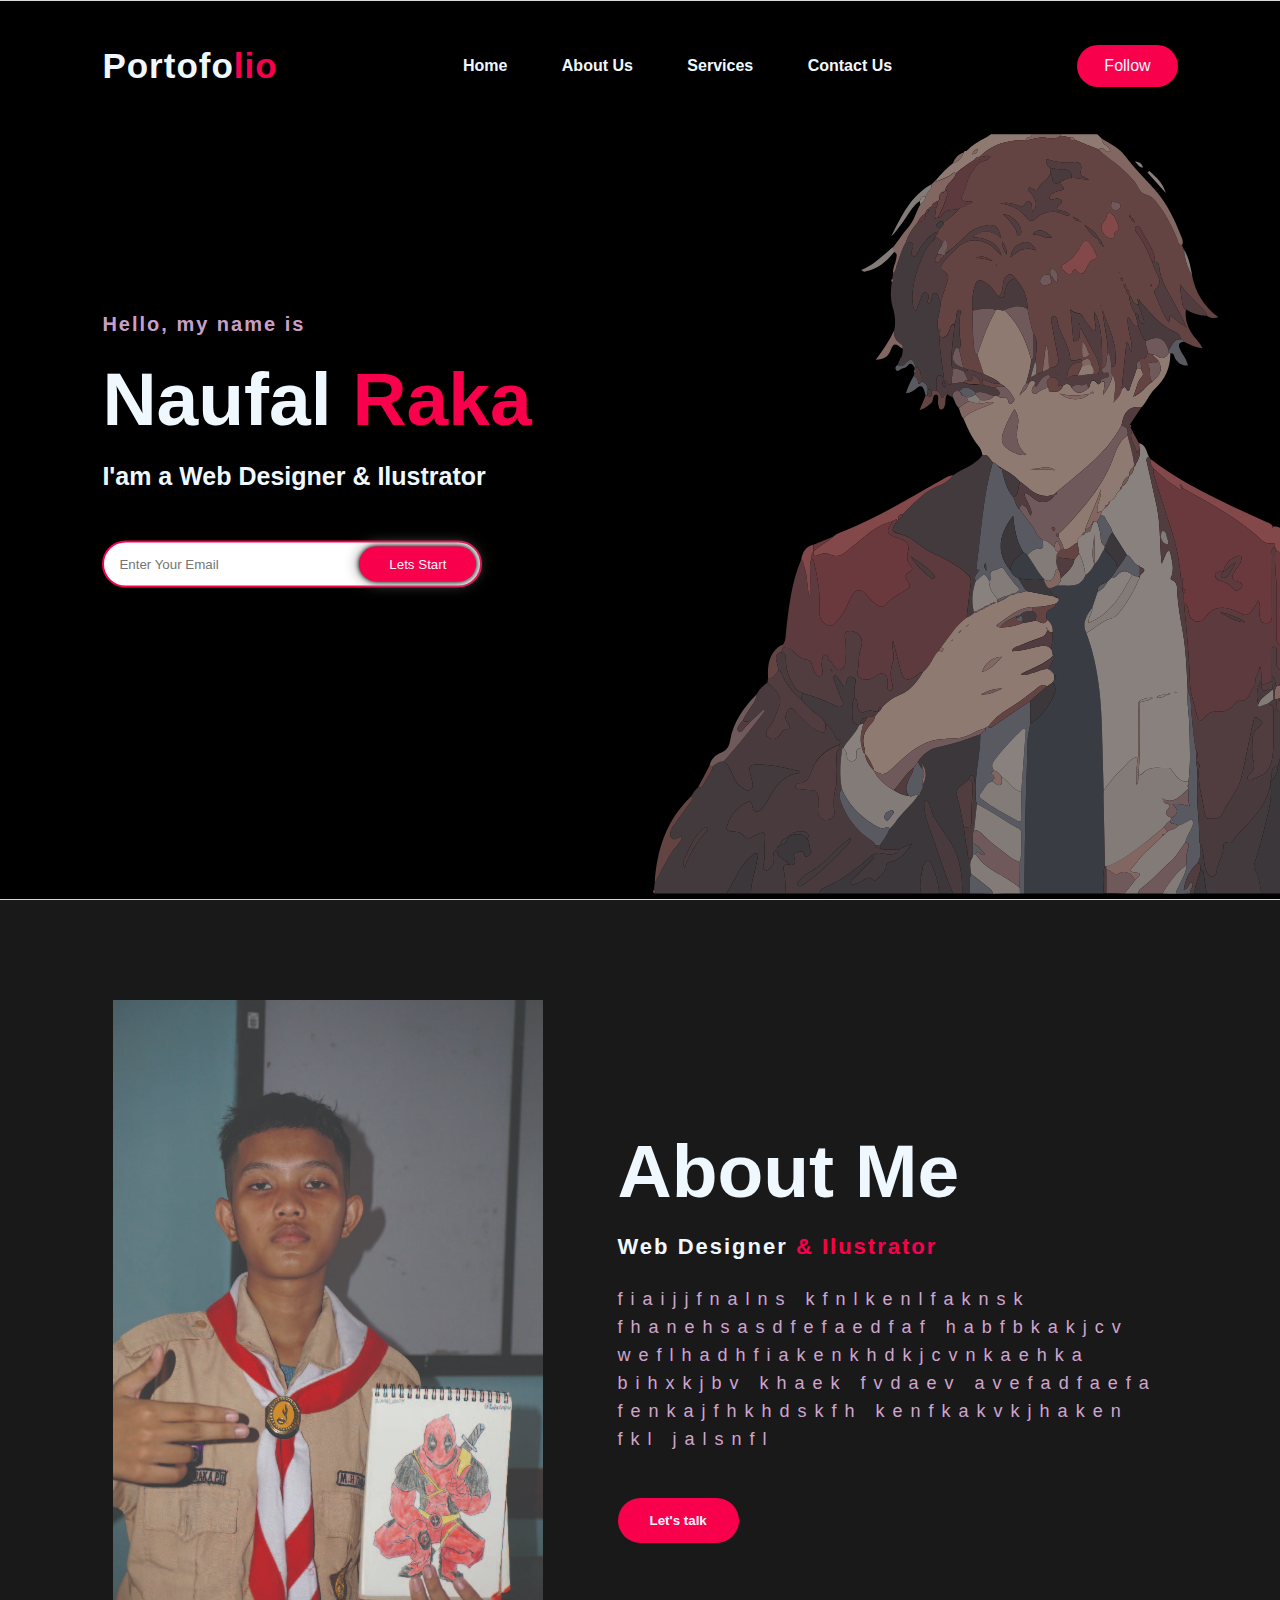
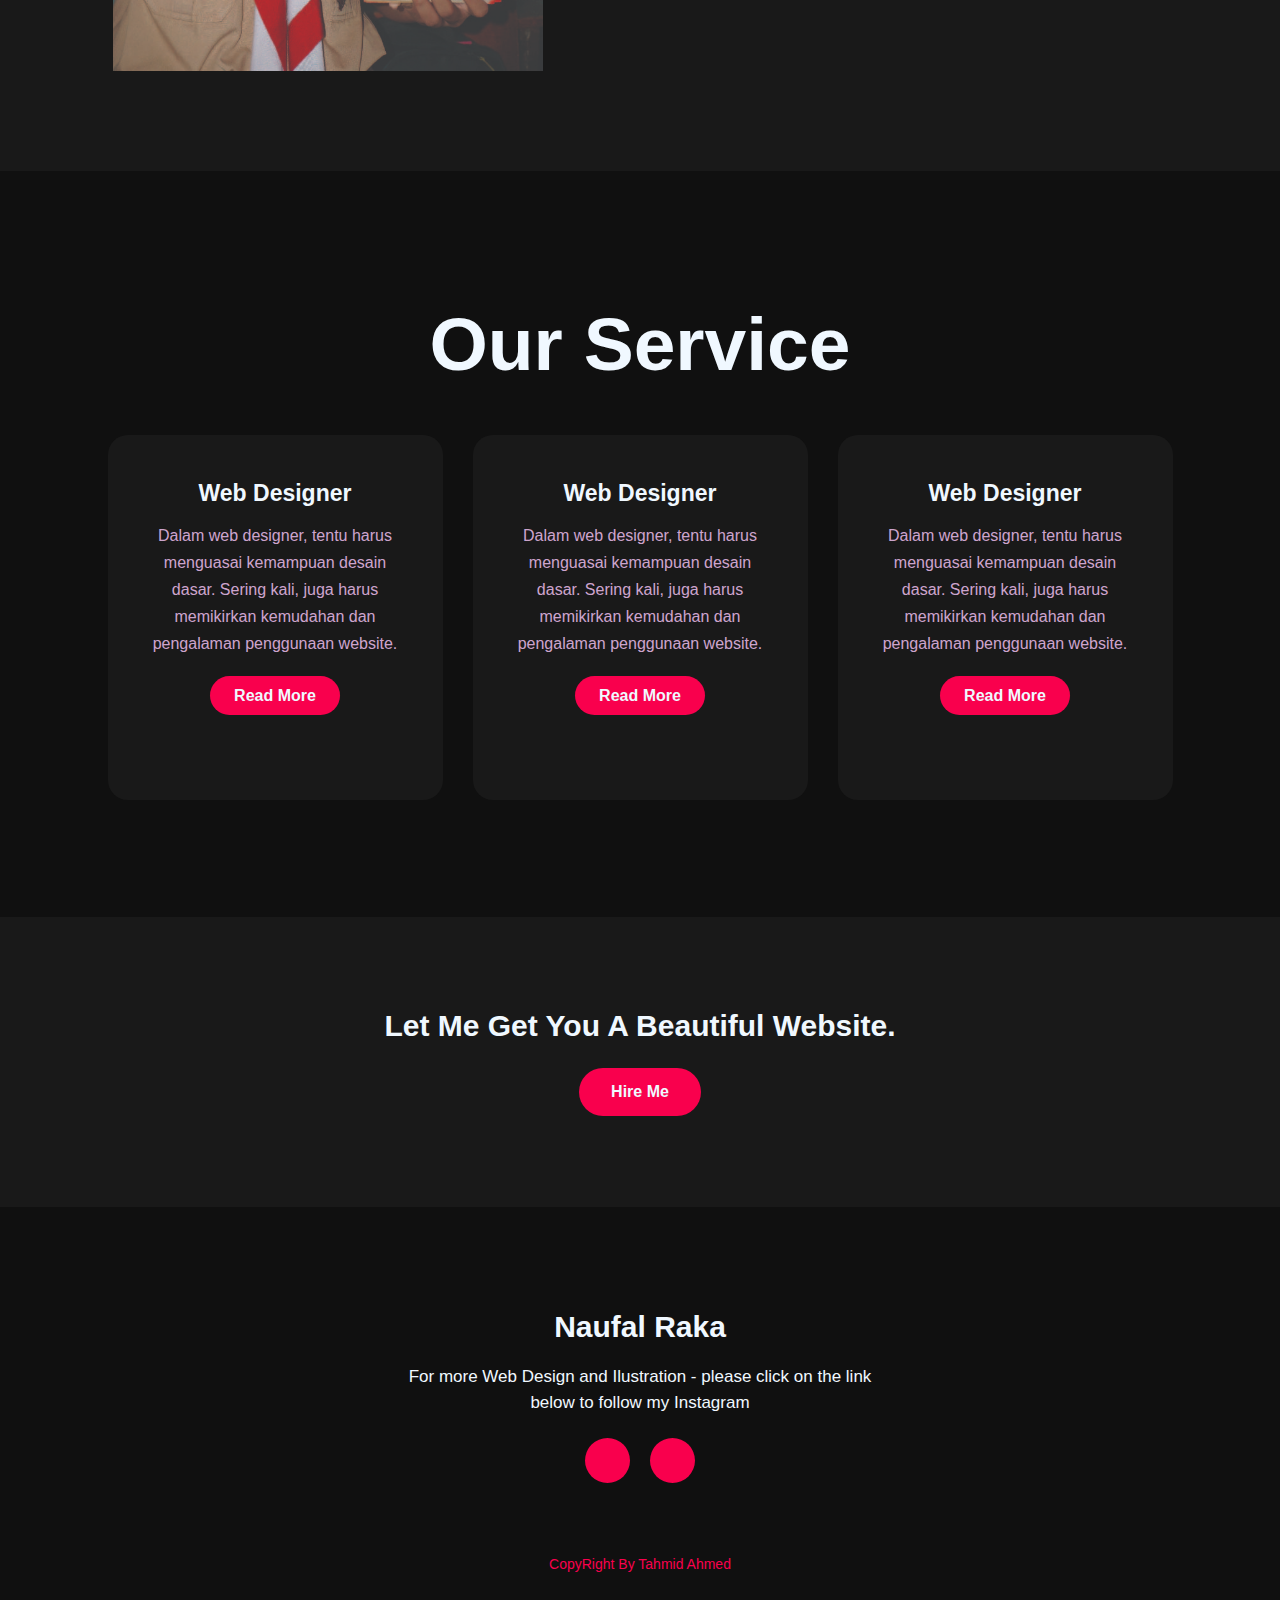
<file: index.html>
<!DOCTYPE html>
<html lang="en">
<head>
    <meta charset="UTF-8">
    <meta name="viewport" content="width=device-width, initial-scale=1.0">
    <title>Document</title>
    <link rel="stylesheet" href="porto.css">

    <link rel="preconnect" href="https://fonts.googleapis.com">
    <link href="https://fonts.googleapislink rel="preconnect" >
    <href="https://fonts.gstatic.com" crossorigin.com/css2?family=Josefin+Sans:ital,wght@0,100..700;1,100..700&display=swap" rel="stylesheet">

    <link rel="stylesheet" href="https://cdnjs.cloudflare.com/ajax/libs/font-awesome/6.6.0/css/all.min.css" 
    integrity="sha512-Kc323vGBEqzTmouAECnVceyQqyqdsSiqLQISBL29aUW4U/M7pSPA/gEUZQqv1cwx4OnYxTxve5UMg5GT6L4JJg=="
    crossorigin="anonymous" referrerpolicy="no-referrer" />
</head>
<body>
    <!-- hero secction start -->
     <div class="hero">
        <nav>
            <h2 class="logo">Portofo<span>lio</span></h2>
            <ul>
                <li><a href="#home">Home</a></li>
                <li><a href="#about">About Us</a></li>
                <li><a href="#service">Services</a></li>
                <li>
                    <a href="#contact-me">Contact Us</a>
                </li>
            </ul>
            <a href="" class="btn">Follow</a>
        </nav>

        <div class="content" id="home">
            <h4>Hello, my name is</h4>
            <h1>Naufal <span>Raka</span></h1>
            <h3>I'am a Web Designer & Ilustrator</h3>
            <div class="newslatter">
                <form>
                    <input type="email" name="email" id="email" placeholder="Enter Your Email">
                    <input type="submit" name="submit" value="Lets Start"> 
                </form>
            </div>
        </div>
     </div> 

     <!-- about section start -->
      <section class="about" id="about">
        <div class="main">
            <img src="Untitled-4.jpg" >
            <div class="about-text">
                <h2>About me</h2>
                <h5>Web Designer<span> & Ilustrator</span></h5>
                <p>fiaijjfnalns kfnlkenlfaknsk fhanehsasdfefaedfaf habfbkakjcv
                    weflhadhfiakenkhdkjcvnkaehka bihxkjbv khaek  fvdaev avefadfaefa
                    fenkajfhkhdskfh kenfkakvkjhaken fkl jalsnfl
                </p>
                <button type="button">Let's talk</button>
            </div>
        </div>
      </section>
      <!-- service start -->
    <div class="service" id="service">
        <div class="title">
            <h2>Our Service</h2>
        </div>

        <div class="box">
            <div class="card">
                <i class="fa-solid fa-bars"></i> 
                <h5>Web Designer</h5>  
                <div class="pra">
                    <p>Dalam web designer, tentu harus menguasai kemampuan desain dasar. Sering kali, juga harus memikirkan kemudahan dan pengalaman penggunaan website.</p>

                    <p style="text-align: center;">
                        <a class="button" href="#">Read More</a>
                    </p>
                </div>  
            </div>

            <div class="card">
                <i class="fa-regular fa-user"></i> 
                <h5>Web Designer</h5>  
                <div class="pra">
                    <p>Dalam web designer, tentu harus menguasai kemampuan desain dasar. Sering kali, juga harus memikirkan kemudahan dan pengalaman penggunaan website.</p>

                    <p style="text-align: center;">
                        <a class="button" href="#">Read More</a>
                    </p>
                </div>  
            </div>
            
            <div class="card">
                <i class="fa-regular fa-bell"></i> 
                <h5>Web Designer</h5>  
                <div class="pra">
                    <p>Dalam web designer, tentu harus menguasai kemampuan desain dasar. Sering kali, juga harus memikirkan kemudahan dan pengalaman penggunaan website.</p>

                    <p style="text-align: center;">
                        <a class="button" href="#">Read More</a>
                    </p>
                </div>  
            </div>

        </div>
    </div>

    <!--contact me -->
    <div class="contact-me" id="contact-me">
        <p>Let Me Get You A Beautiful Website.</p>
        <a class="button-two" ="#">Hire Me</a>
    </div>
    <!-- footer -->
     <footer>
        <p>Naufal Raka</p>
        <p>For more Web Design and Ilustration - please click on the link below to follow my Instagram</p>
        <div class="social">
            <a href="https://wa.me/6287880436927"><i class="fa-brands fa-whatsapp"></i></a>
            <a href="https://youtu.be/ADhiSLUEQas?si=EqYtoJSMq1lf_u56"><i class="fa-brands fa-instagram"></i></a>
        </div>
        <p class="end">CopyRight By Tahmid Ahmed</p>
    </footer>
</body>
</html>
</file>
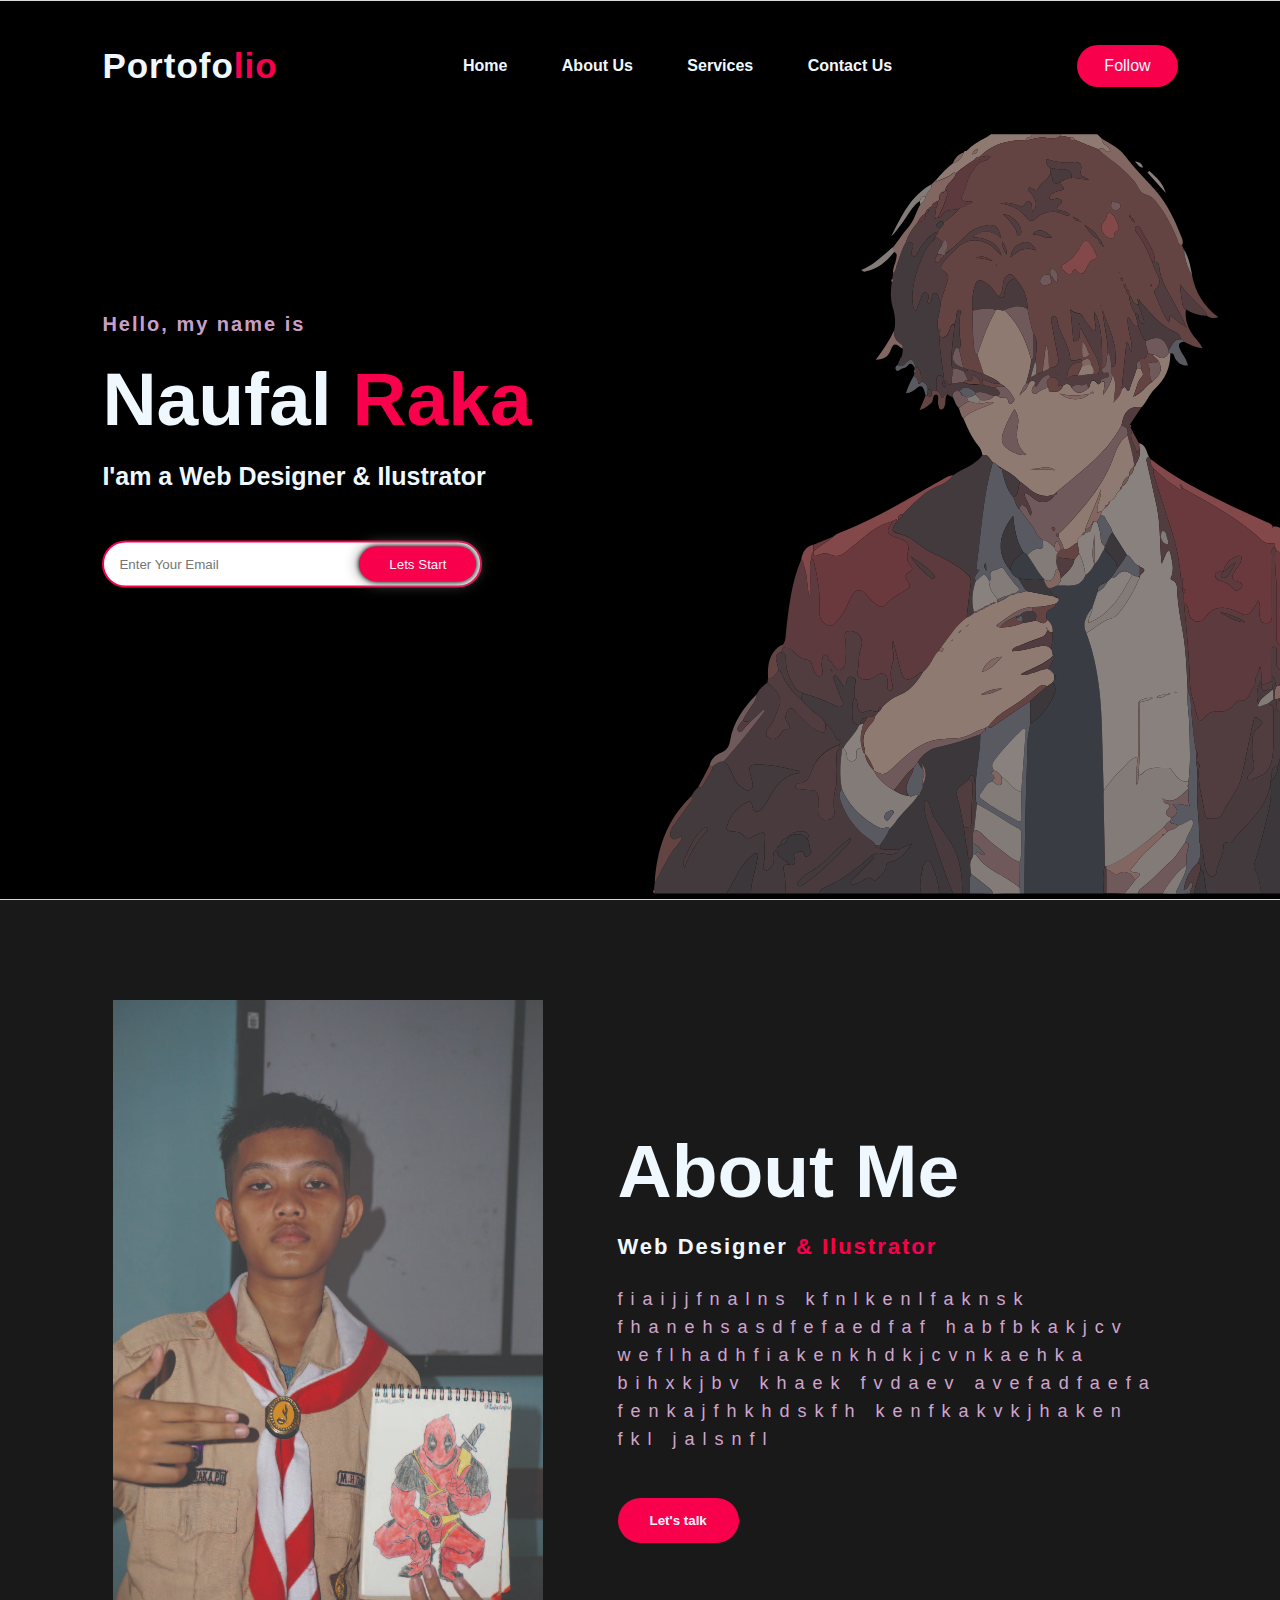
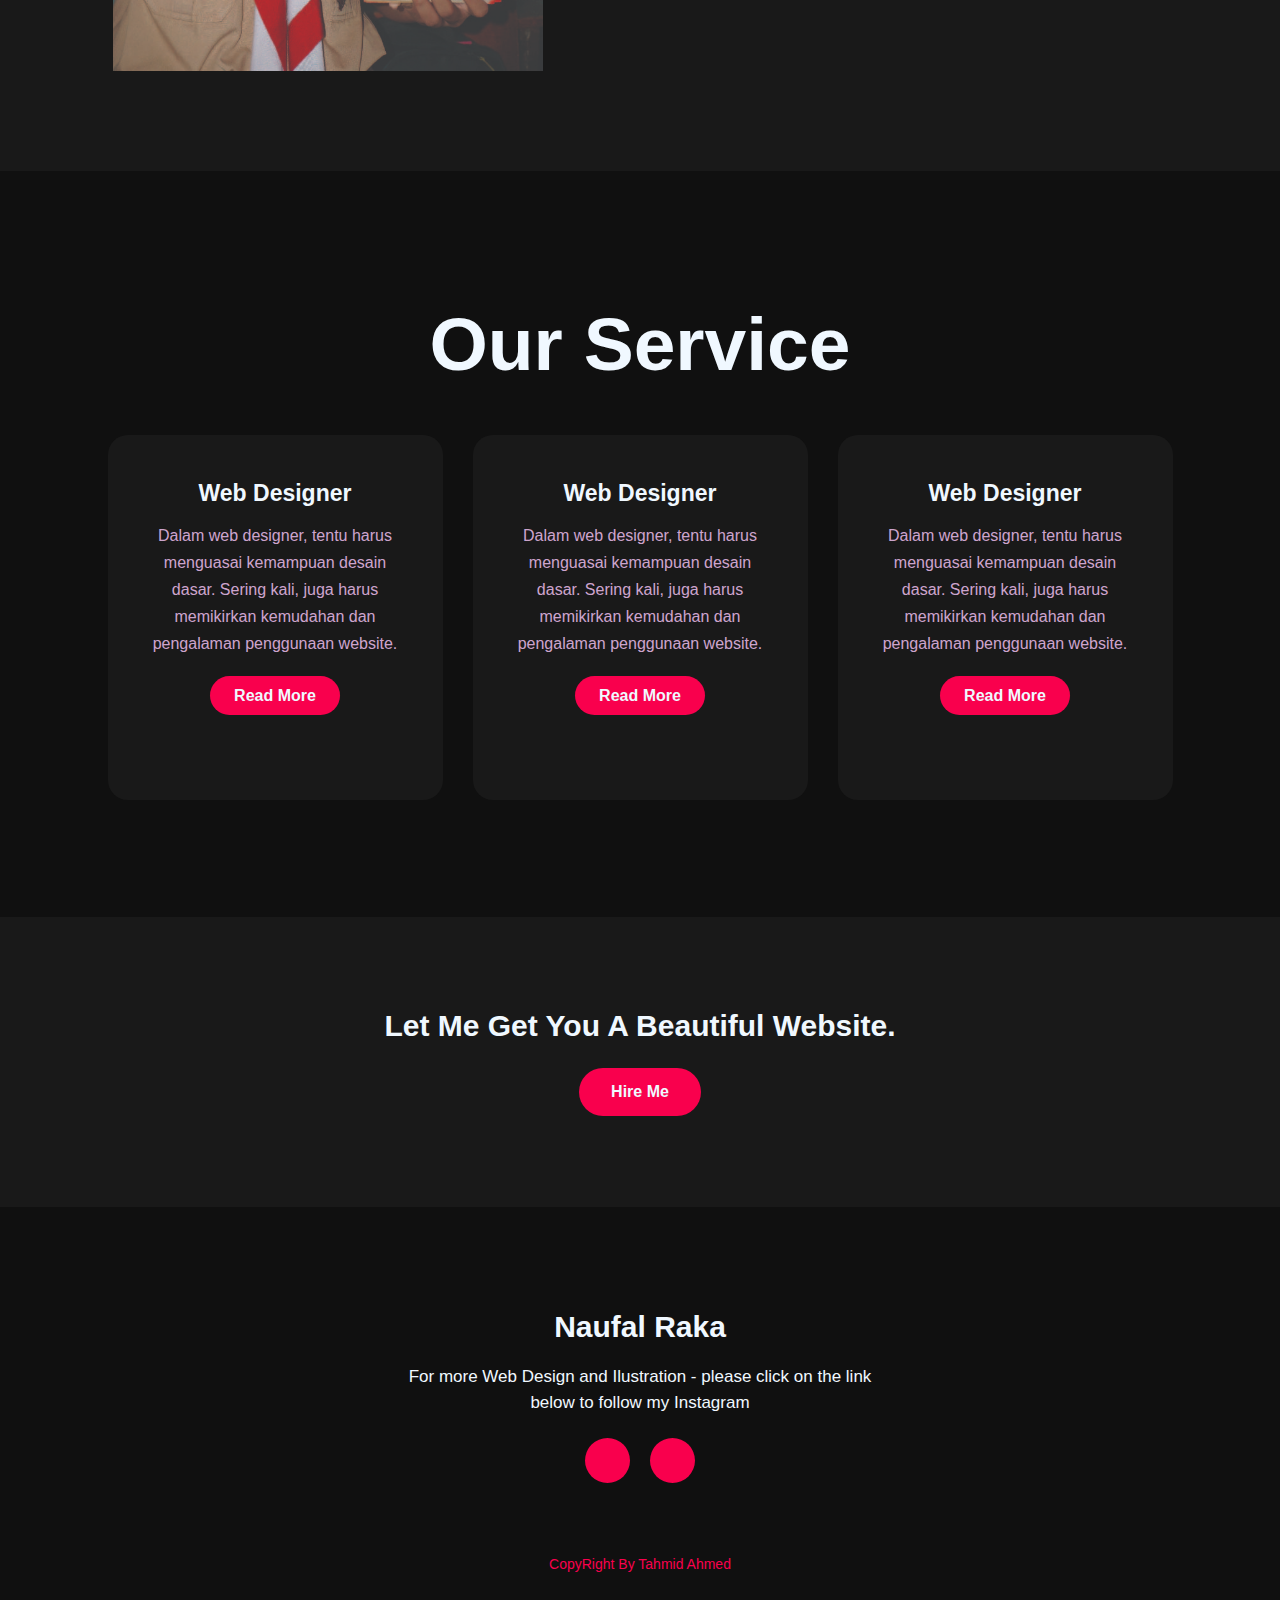
<file: porto.html>
<!DOCTYPE html>
<html lang="en">
<head>
    <meta charset="UTF-8">
    <meta name="viewport" content="width=device-width, initial-scale=1.0">
    <title>Document</title>
    <link rel="stylesheet" href="porto.css">

    <link rel="preconnect" href="https://fonts.googleapis.com">
    <link href="https://fonts.googleapislink rel="preconnect" >
    <href="https://fonts.gstatic.com" crossorigin.com/css2?family=Josefin+Sans:ital,wght@0,100..700;1,100..700&display=swap" rel="stylesheet">

    <link rel="stylesheet" href="https://cdnjs.cloudflare.com/ajax/libs/font-awesome/6.6.0/css/all.min.css" 
    integrity="sha512-Kc323vGBEqzTmouAECnVceyQqyqdsSiqLQISBL29aUW4U/M7pSPA/gEUZQqv1cwx4OnYxTxve5UMg5GT6L4JJg=="
    crossorigin="anonymous" referrerpolicy="no-referrer" />
</head>
<body>
    <!-- hero secction start -->
     <div class="hero">
        <nav>
            <h2 class="logo">Portofo<span>lio</span></h2>
            <ul>
                <li><a href="#home">Home</a></li>
                <li><a href="#about">About Us</a></li>
                <li><a href="#service">Services</a></li>
                <li>
                    <a href="#contact-me">Contact Us</a>
                </li>
            </ul>
            <a href="" class="btn">Follow</a>
        </nav>

        <div class="content" id="home">
            <h4>Hello, my name is</h4>
            <h1>Naufal <span>Raka</span></h1>
            <h3>I'am a Web Designer & Ilustrator</h3>
            <div class="newslatter">
                <form>
                    <input type="email" name="email" id="email" placeholder="Enter Your Email">
                    <input type="submit" name="submit" value="Lets Start"> 
                </form>
            </div>
        </div>
     </div> 

     <!-- about section start -->
      <section class="about" id="about">
        <div class="main">
            <img src="Untitled-4.jpg" >
            <div class="about-text">
                <h2>About me</h2>
                <h5>Web Designer<span> & Ilustrator</span></h5>
                <p>fiaijjfnalns kfnlkenlfaknsk fhanehsasdfefaedfaf habfbkakjcv
                    weflhadhfiakenkhdkjcvnkaehka bihxkjbv khaek  fvdaev avefadfaefa
                    fenkajfhkhdskfh kenfkakvkjhaken fkl jalsnfl
                </p>
                <button type="button">Let's talk</button>
            </div>
        </div>
      </section>
      <!-- service start -->
    <div class="service" id="service">
        <div class="title">
            <h2>Our Service</h2>
        </div>

        <div class="box">
            <div class="card">
                <i class="fa-solid fa-bars"></i> 
                <h5>Web Designer</h5>  
                <div class="pra">
                    <p>Dalam web designer, tentu harus menguasai kemampuan desain dasar. Sering kali, juga harus memikirkan kemudahan dan pengalaman penggunaan website.</p>

                    <p style="text-align: center;">
                        <a class="button" href="#">Read More</a>
                    </p>
                </div>  
            </div>

            <div class="card">
                <i class="fa-regular fa-user"></i> 
                <h5>Web Designer</h5>  
                <div class="pra">
                    <p>Dalam web designer, tentu harus menguasai kemampuan desain dasar. Sering kali, juga harus memikirkan kemudahan dan pengalaman penggunaan website.</p>

                    <p style="text-align: center;">
                        <a class="button" href="#">Read More</a>
                    </p>
                </div>  
            </div>
            
            <div class="card">
                <i class="fa-regular fa-bell"></i> 
                <h5>Web Designer</h5>  
                <div class="pra">
                    <p>Dalam web designer, tentu harus menguasai kemampuan desain dasar. Sering kali, juga harus memikirkan kemudahan dan pengalaman penggunaan website.</p>

                    <p style="text-align: center;">
                        <a class="button" href="#">Read More</a>
                    </p>
                </div>  
            </div>

        </div>
    </div>

    <!--contact me -->
    <div class="contact-me" id="contact-me">
        <p>Let Me Get You A Beautiful Website.</p>
        <a class="button-two" ="#">Hire Me</a>
    </div>
    <!-- footer -->
     <footer>
        <p>Naufal Raka</p>
        <p>For more Web Design and Ilustration - please click on the link below to follow my Instagram</p>
        <div class="social">
            <a href="https://wa.me/6287880436927"><i class="fa-brands fa-whatsapp"></i></a>
            <a href="https://youtu.be/ADhiSLUEQas?si=EqYtoJSMq1lf_u56"><i class="fa-brands fa-instagram"></i></a>
        </div>
        <p class="end">CopyRight By Tahmid Ahmed</p>
    </footer>
</body>
</html>
</file>
<file: porto.css>
*{
    padding: 0;
    margin: 0;
    font-family: "Josefin Sans",sans-serif;
    box-sizing: border-box;
}

.hero{
    height: 100vh;
    width: 100%;
    background-image: url(Untitled-2.svg);
    background-size: cover;
    background-position: center;
}

nav{
    display: flex;
    align-items: center;
    justify-content:space-between ;
    padding-top: 45px ;
    padding-left: 8%;
    padding-right: 8%;
}

.logo{
    color: aliceblue;
    font-size: 35px;
    letter-spacing: 1px;
    cursor: pointer;
}
span{
    color: #f9004d; 
}

nav ul li{
    list-style-type: none;
    display: inline-block;
    padding: 10px 25px;
    font-weight: bold;
}

nav ul li a{
    color:aliceblue ;
    text-decoration: none;
    font-weight: bold;
    text-transform: capitalize;
}

nav ul li a:hover{
    color: #f9004d;
    transition: .4s;
}

.btn{
    background-color: #f9004d;
    color: aliceblue;
    text-decoration: none;
    border: 2px solid transparent;
    padding: 10px 25px;
    border-radius: 30px;
    transition: all .4s;
}
.btn:hover{
    transform: scale(1.2);
}

.content{
    position: absolute;
    top: 50%;
    left: 8%;
    transform: translateY(-50%);
}

h1{
    color: aliceblue;
    margin: 20px 0px 20px;
    font-size: 75px;
}
h3{
    color: aliceblue;
    font-size: 25px;
    margin-bottom:50px;
}
h4{
    color: #fcfc;
    letter-spacing: 2px;
    font-size: 20px;
}

.newslatter form{
    width: 380px;
    max-width: 100%;
    position: relative;
}
.newslatter form input:first-child{
    display: inline-block;
    width: 100%;
    padding: 14px 130px 14px 15px;
    border:2px solid #f9004d ;
    outline: none;
    border-radius: 30px;
}
.newslatter form input:last-child{
    position: absolute;
    outline: none;
    border: none;
    padding: 10px 30px;
    border-radius: 30px;
    background-color: #f9004d;
    color: aliceblue ;
    box-shadow: 0px 0px 5px #000, 0px 0px 15px #858585;
    top: 6px;
    right: 6px;
}

.about{
    width: 100%;
    padding: 100px 0px;
    background-color: #191919;
}

.about img{
    height: auto;
    width: 430px;
}

.about-text{
    width: 550px;
}
.main{
    width: 1130px;
    max-width: 95%;
    margin: 0 auto;
    display: flex;
    align-items:center;
    justify-content: space-around;
}

.about-text h2{
    color: aliceblue;
    font-size: 75px;
    text-transform: capitalize;
    margin-bottom: 20px;
}

.about-text h5{
    color: aliceblue;
    letter-spacing: 2px;
    font-size: 22px;
    margin-bottom: 25px;
    text-transform: capitalize;
}

.about-text p{
    color: #fcfc;
    letter-spacing: 8px ;
    line-height: 28px;
    font-size: 18px;
    margin-bottom: 45px ;  
}

button{
    background-color: #f9004d;
    color: aliceblue;
    text-decoration: none;
    border: 2px solid transparent;
    font-weight: bold;
    padding: 13px 30px;
    border-radius: 30px;
    transition: .4s ;
}

button:hover{
    background-color: transparent;
    border: 2px solid #f9004d ;
    cursor: pointer;
}

.service{
    background-color: #101010;
    width: 100%;
    padding: 100px 0px;
}
.title h2{
    color: aliceblue;
    font-size: 75px;
    width: 1130px;
    margin: 30px auto;
    text-align: center;
}

.box{
    display: flex;
    justify-content: center;
    align-items: center;
    min-height: 400px;
}
.card{
    height: 365px;
    width: 335px;
    padding: 20px 33px;
    background-color: #191919;
    border-radius: 20px;
    margin: 15px;
    position: relative;
    overflow: hidden;
    text-align: center;

}
.card i{
    font-size: 50px;
    display: block;
    text-align: center;
    margin: 25px 0px;
    color: #f9004d;
}
h5{
    color: aliceblue;
    font-size: 23px;
    margin-bottom: 15px;
}

.pra p{
    color: #fcfc;
    font-size: 16px;
    line-height: 27px;
    margin-bottom: 25px;
}

.card .button{
    background-color: #f9004d;
    color: aliceblue;
    text-decoration: none;
    border: 2px solid transparent;
    font-weight: bold;
    padding: 9px 22px;
    border-radius: 30px;
    transition: .4s ;
}

.card .button:hover{
    background-color: transparent;
    border: 2px solid #f9004d;
    cursor: pointer;
}

.contact-me{
    width: 100%;
    height: 290px;
    background: #191919;
    display: flex;
    align-items: center;
    flex-direction: column;
    justify-content: center;
}
.contact-me p{
    color: aliceblue;
    font-size: 30px;
    font-weight: bold;
    margin-bottom: 25px;

}

.contact-me .button-two{
    background-color: #f9004d;
    color: aliceblue;
    text-decoration: none;
    border: 2px solid transparent;
    font-weight: bold;
    padding: 13px 30px;
    border-radius: 30px;
    transition: .4s ;
}

.contact-me .button-two:hover{
    background-color: transparent;
    border: 2px solid #f9004d ;
    cursor: pointer;
}   

footer{
    position: relative;
    width: 100%;
    height: 400px;
    background: #101010;
    display: flex;
    flex-direction: column;
    align-items: center;
    justify-content: center;
}
footer p:nth-child(1){
    font-size: 30px;
    color: aliceblue;
    margin-bottom: 20px;
    font-weight: bold;
}
footer p:nth-child(2){
    color: aliceblue;
    font-size: 17px;
    width: 500px;
    text-align: center;
    line-height:26px ;
}
.social{
    display: flex;
}
.social a{
    width: 45px;
    height: 45px;
    display: flex;
    align-items: center;
    justify-content: center;
    background: #f9004d;
    border-radius: 50%;
    margin:22px 10px ;
    color: aliceblue;
    text-decoration: none;
    font-size: 20px;
}

.social a:hover{
    transform: scale(1.3);
    transition: .3s;
}

.end{
    position: absolute;
    color: #f9004d;
    bottom: 35px;
    font-size: 14px;
}
</file>
